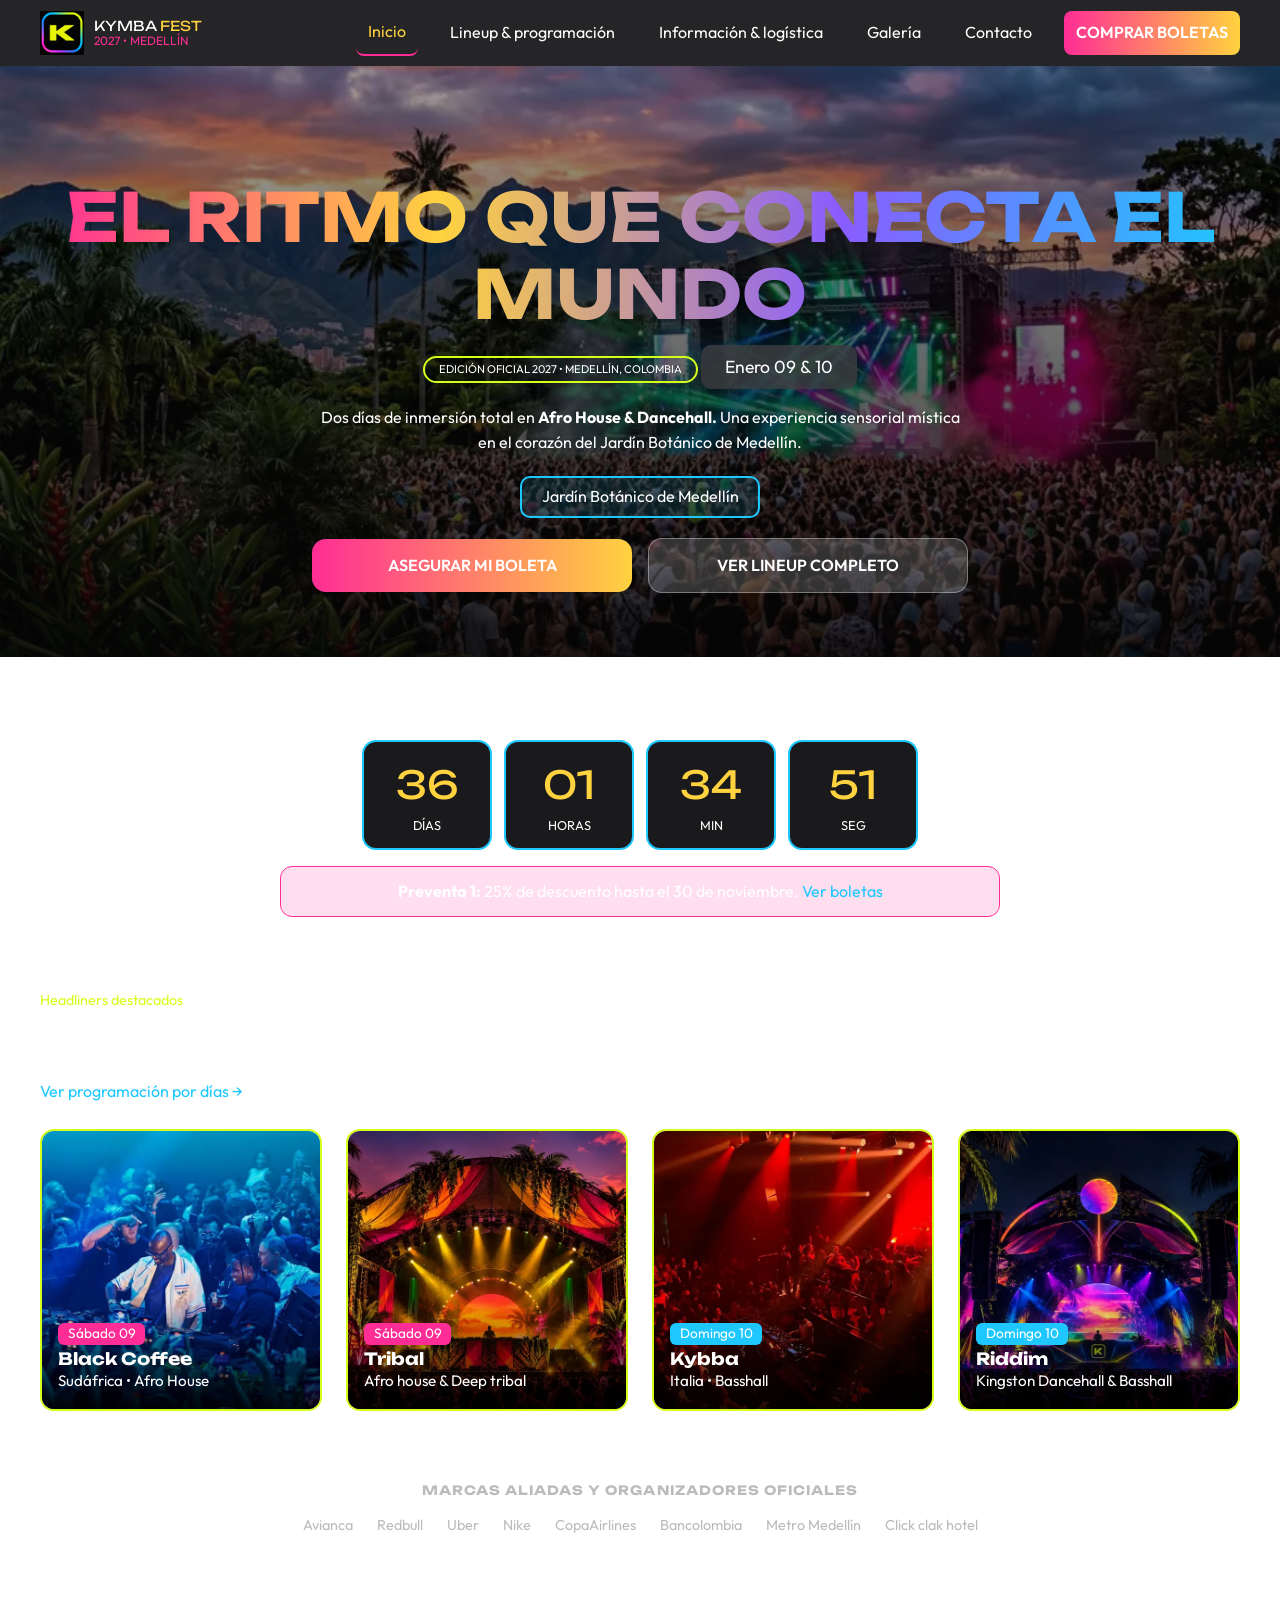
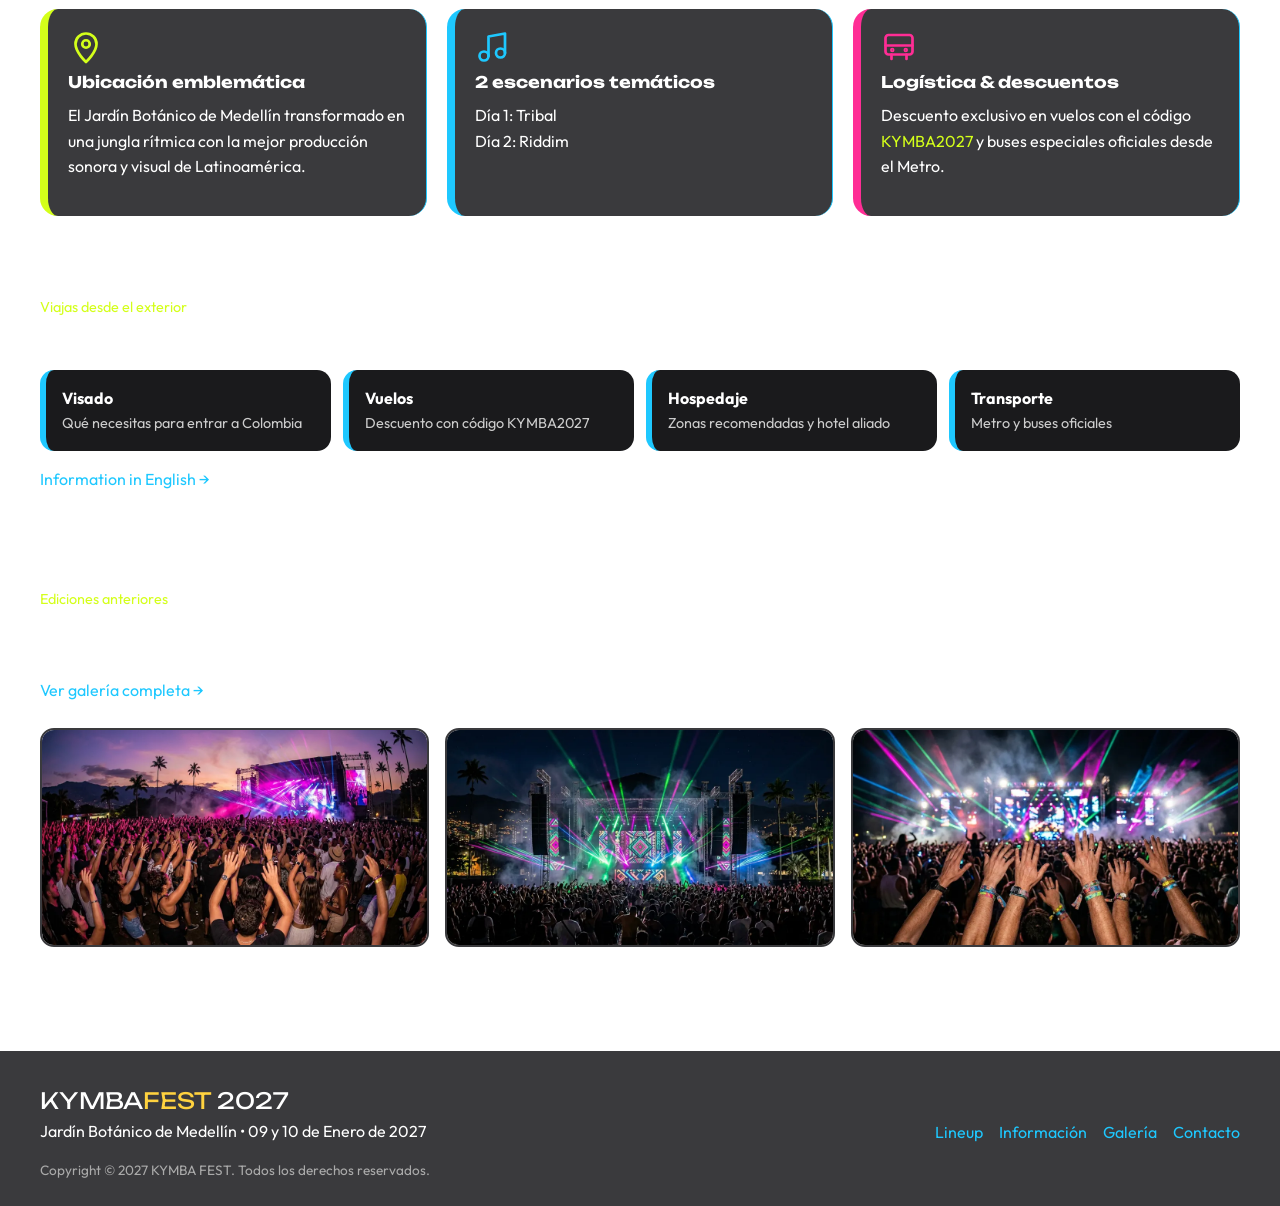
<file: index.html>
<!DOCTYPE html>
<html lang="es">
<head>
  <meta charset="UTF-8">
  <meta name="viewport" content="width=device-width, initial-scale=1">
  <title>KYMBA FEST 2027 | Afro House &amp; Dancehall en Medellín</title>
  <meta name="description" content="KYMBA FEST 2027: dos días de Afro House y Dancehall en el Jardín Botánico de Medellín, 9 y 10 de enero.">
  <link rel="icon" href="img/favicon.png" type="image/png">
  <link rel="stylesheet" href="css/estilos.css">
</head>
<body>
  <header class="encabezado">
    <div class="contenedor encabezado__barra">
      <a class="logo" href="index.html">
        <img src="img/logo-kymba.png" alt="Logo KYMBA FEST">
        <span class="logo__texto">KYMBA <span>FEST</span><small>2027 • MEDELLÍN</small></span>
      </a>
      <button class="menu-boton" aria-label="Abrir menú" aria-expanded="false" aria-controls="menu-principal">
        <span></span><span></span><span></span>
      </button>
      <nav class="menu" id="menu-principal" aria-label="Navegación principal">
        <ul class="menu__lista">
          <li><a href="index.html" aria-current="page">Inicio</a></li>
          <li><a href="lineup.html">Lineup &amp; programación</a></li>
          <li><a href="informacion.html">Información &amp; logística</a></li>
          <li><a href="galeria.html">Galería</a></li>
          <li><a href="informacion.html#contacto">Contacto</a></li>
          <li><a class="boton boton-principal" href="informacion.html#boletas">Comprar boletas</a></li>
        </ul>
      </nav>
    </div>
  </header>

  <main>
    <section class="hero" aria-labelledby="titulo-hero">
      <video class="hero__video" autoplay muted loop playsinline preload="metadata" poster="img/hero-medellin-movil.webp" aria-hidden="true">
        <source src="video/hero-kymba.mp4" type="video/mp4">
      </video>
      <div class="contenedor hero__contenido">
        <h1 id="titulo-hero" class="texto-degradado">El ritmo que conecta el mundo</h1>
        <p class="hero__sello">Edición oficial 2027 • Medellín, Colombia</p>
        <p class="hero__fecha"><time datetime="2027-01-09">Enero 09</time> &amp; <time datetime="2027-01-10">10</time></p>
        <p class="hero__descripcion">Dos días de inmersión total en <strong>Afro House &amp; Dancehall.</strong> Una experiencia sensorial mística en el corazón del Jardín Botánico de Medellín.</p>
        <p class="hero__lugar">Jardín Botánico de Medellín</p>
        <div class="hero__acciones">
          <a class="boton boton-principal" href="informacion.html#boletas">Asegurar mi boleta</a>
          <a class="boton boton-secundario" href="lineup.html">Ver lineup completo</a>
        </div>
      </div>
    </section>

    <section class="cuenta contenedor" aria-labelledby="titulo-cuenta">
      <h2 id="titulo-cuenta">Faltan para KYMBA FEST</h2>
      <div class="cuenta__reloj" role="timer" data-fecha="2027-01-09T15:00:00-05:00">
        <div class="cuenta__bloque"><span class="cuenta__numero" data-unidad="dias">00</span><span>días</span></div>
        <div class="cuenta__bloque"><span class="cuenta__numero" data-unidad="horas">00</span><span>horas</span></div>
        <div class="cuenta__bloque"><span class="cuenta__numero" data-unidad="minutos">00</span><span>min</span></div>
        <div class="cuenta__bloque"><span class="cuenta__numero" data-unidad="segundos">00</span><span>seg</span></div>
      </div>
      <p class="aviso-descuento"><strong>Preventa 1:</strong> 25% de descuento hasta el 30 de noviembre. <a href="informacion.html#boletas">Ver boletas</a></p>
    </section>

    <section class="seccion contenedor" aria-labelledby="titulo-headliners">
      <div class="seccion__cabecera">
        <p class="etiqueta-seccion">Headliners destacados</p>
        <h2 id="titulo-headliners">Dos mundos • Una misma energía</h2>
        <a href="lineup.html">Ver programación por días →</a>
      </div>
      <div class="tarjetas">
        <article class="tarjeta-artista">
          <img src="img/artista-black-coffee.webp" alt="Escenario de Afro House con público">
          <div class="tarjeta-artista__texto">
            <span class="tarjeta-artista__dia">Sábado 09</span>
            <h3>Black Coffee</h3>
            <p>Sudáfrica • Afro House</p>
          </div>
        </article>
        <article class="tarjeta-artista">
          <img src="img/artista-tribal.webp" alt="Escenario Tribal con luces doradas">
          <div class="tarjeta-artista__texto">
            <span class="tarjeta-artista__dia">Sábado 09</span>
            <h3>Tribal</h3>
            <p>Afro house &amp; Deep tribal</p>
          </div>
        </article>
        <article class="tarjeta-artista">
          <img src="img/artista-kybba.webp" alt="Escenario con luces rojas">
          <div class="tarjeta-artista__texto">
            <span class="tarjeta-artista__dia tarjeta-artista__dia--domingo">Domingo 10</span>
            <h3>Kybba</h3>
            <p>Italia • Basshall</p>
          </div>
        </article>
        <article class="tarjeta-artista">
          <img src="img/artista-riddim.webp" alt="Escenario Riddim con arco de luz">
          <div class="tarjeta-artista__texto">
            <span class="tarjeta-artista__dia tarjeta-artista__dia--domingo">Domingo 10</span>
            <h3>Riddim</h3>
            <p>Kingston Dancehall &amp; Basshall</p>
          </div>
        </article>
      </div>
    </section>

    <section class="aliados contenedor" aria-labelledby="titulo-aliados">
      <h2 id="titulo-aliados" class="aliados__titulo">Marcas aliadas y organizadores oficiales</h2>
      <ul class="aliados__lista">
        <li>Avianca</li><li>Redbull</li><li>Uber</li><li>Nike</li>
        <li>CopaAirlines</li><li>Bancolombia</li><li>Metro Medellín</li><li>Click clak hotel</li>
      </ul>
    </section>

    <section class="seccion contenedor" aria-label="Datos clave del festival">
      <div class="info-tarjetas">
        <article class="info-tarjeta">
          <img src="img/icono-ubicacion.svg" alt="icono Ubicación">
          <h3>Ubicación emblemática</h3>
          <p>El Jardín Botánico de Medellín transformado en una jungla rítmica con la mejor producción sonora y visual de Latinoamérica.</p>
        </article>
        <article class="info-tarjeta info-tarjeta--cian">
          <img src="img/icono-musica.svg" alt="icono musica">
          <h3>2 escenarios temáticos</h3>
          <p>Día 1: Tribal<br>Día 2: Riddim</p>
        </article>
        <article class="info-tarjeta info-tarjeta--rosa">
          <img src="img/icono-bus.svg" alt="icono bus">
          <h3>Logística &amp; descuentos</h3>
          <p>Descuento exclusivo en vuelos con el código <span class="resalte">KYMBA2027</span> y buses especiales oficiales desde el Metro.</p>
        </article>
      </div>
    </section>

    <section class="seccion contenedor" aria-labelledby="titulo-viaje">
      <p class="etiqueta-seccion">Viajas desde el exterior</p>
      <h2 id="titulo-viaje">Planea tu viaje a Medellín</h2>
      <ul class="viaje">
        <li><a href="informacion.html#visado"><strong>Visado</strong><span>Qué necesitas para entrar a Colombia</span></a></li>
        <li><a href="informacion.html#vuelos"><strong>Vuelos</strong><span>Descuento con código KYMBA2027</span></a></li>
        <li><a href="informacion.html#hospedaje"><strong>Hospedaje</strong><span>Zonas recomendadas y hotel aliado</span></a></li>
        <li><a href="informacion.html#transporte"><strong>Transporte</strong><span>Metro y buses oficiales</span></a></li>
      </ul>
      <p><a href="informacion.html#english">Information in English →</a></p>
    </section>

    <section class="seccion contenedor" aria-labelledby="titulo-ediciones">
      <div class="seccion__cabecera">
        <p class="etiqueta-seccion">Ediciones anteriores</p>
        <h2 id="titulo-ediciones">Así se vive KYMBA</h2>
        <a href="galeria.html">Ver galería completa →</a>
      </div>
      <div class="galeria">
        <figure class="galeria__item"><img src="img/galeria-05.webp" alt="Multitud con los brazos arriba al atardecer"></figure>
        <figure class="galeria__item"><img src="img/galeria-03.webp" alt="Láseres sobre el escenario"></figure>
        <figure class="galeria__item"><img src="img/galeria-06.webp" alt="Manos con manillas de colores"></figure>
      </div>
    </section>
  </main>

  <footer class="pie">
    <div class="contenedor pie__contenido">
      <div>
        <p class="pie__marca">KYMBA<span>FEST</span> 2027</p>
        <p>Jardín Botánico de Medellín • 09 y 10 de Enero de 2027</p>
        <p class="pie__copy">Copyright © 2027 KYMBA FEST. Todos los derechos reservados.</p>
      </div>
      <ul class="pie__enlaces">
        <li><a href="lineup.html">Lineup</a></li>
        <li><a href="informacion.html">Información</a></li>
        <li><a href="galeria.html">Galería</a></li>
        <li><a href="informacion.html#contacto">Contacto</a></li>
      </ul>
    </div>
  </footer>
  <script src="js/menu.js"></script>
  <script src="js/cuenta-regresiva.js"></script>
</body>
</html>
</file>
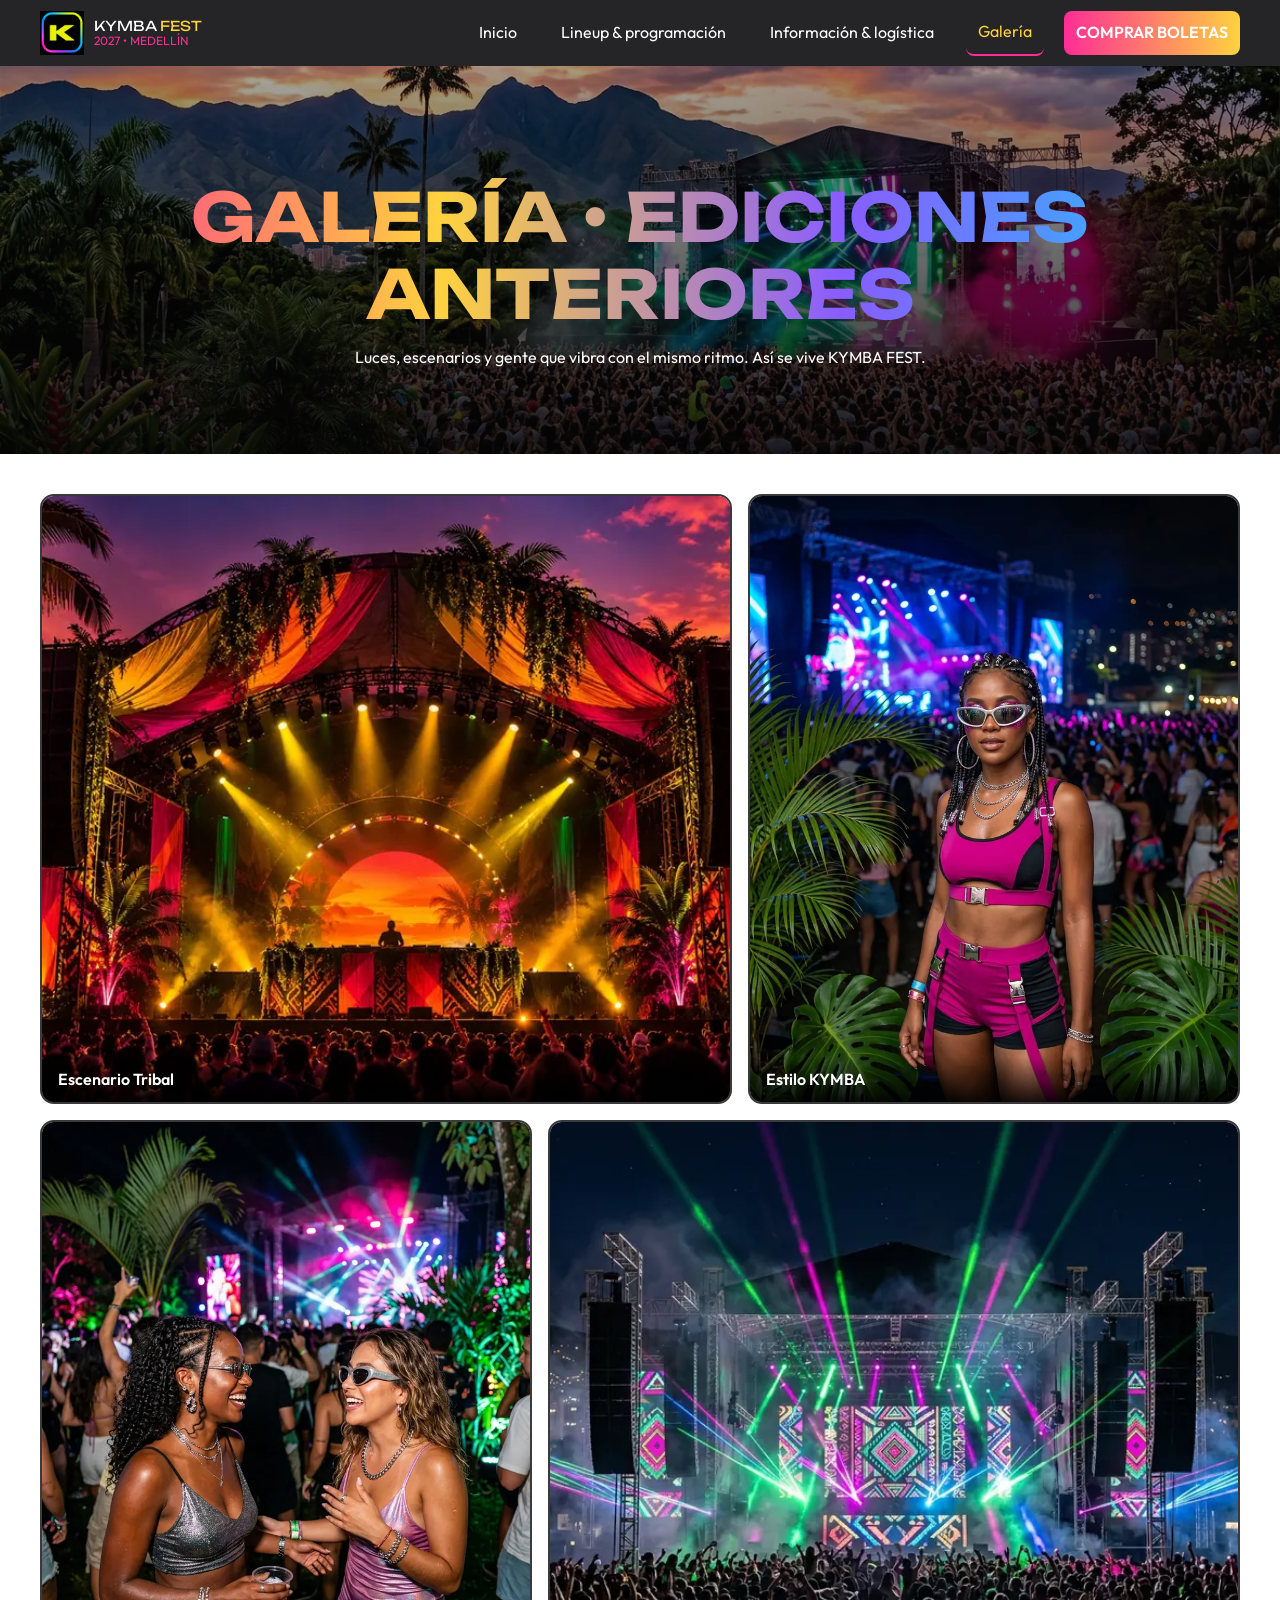
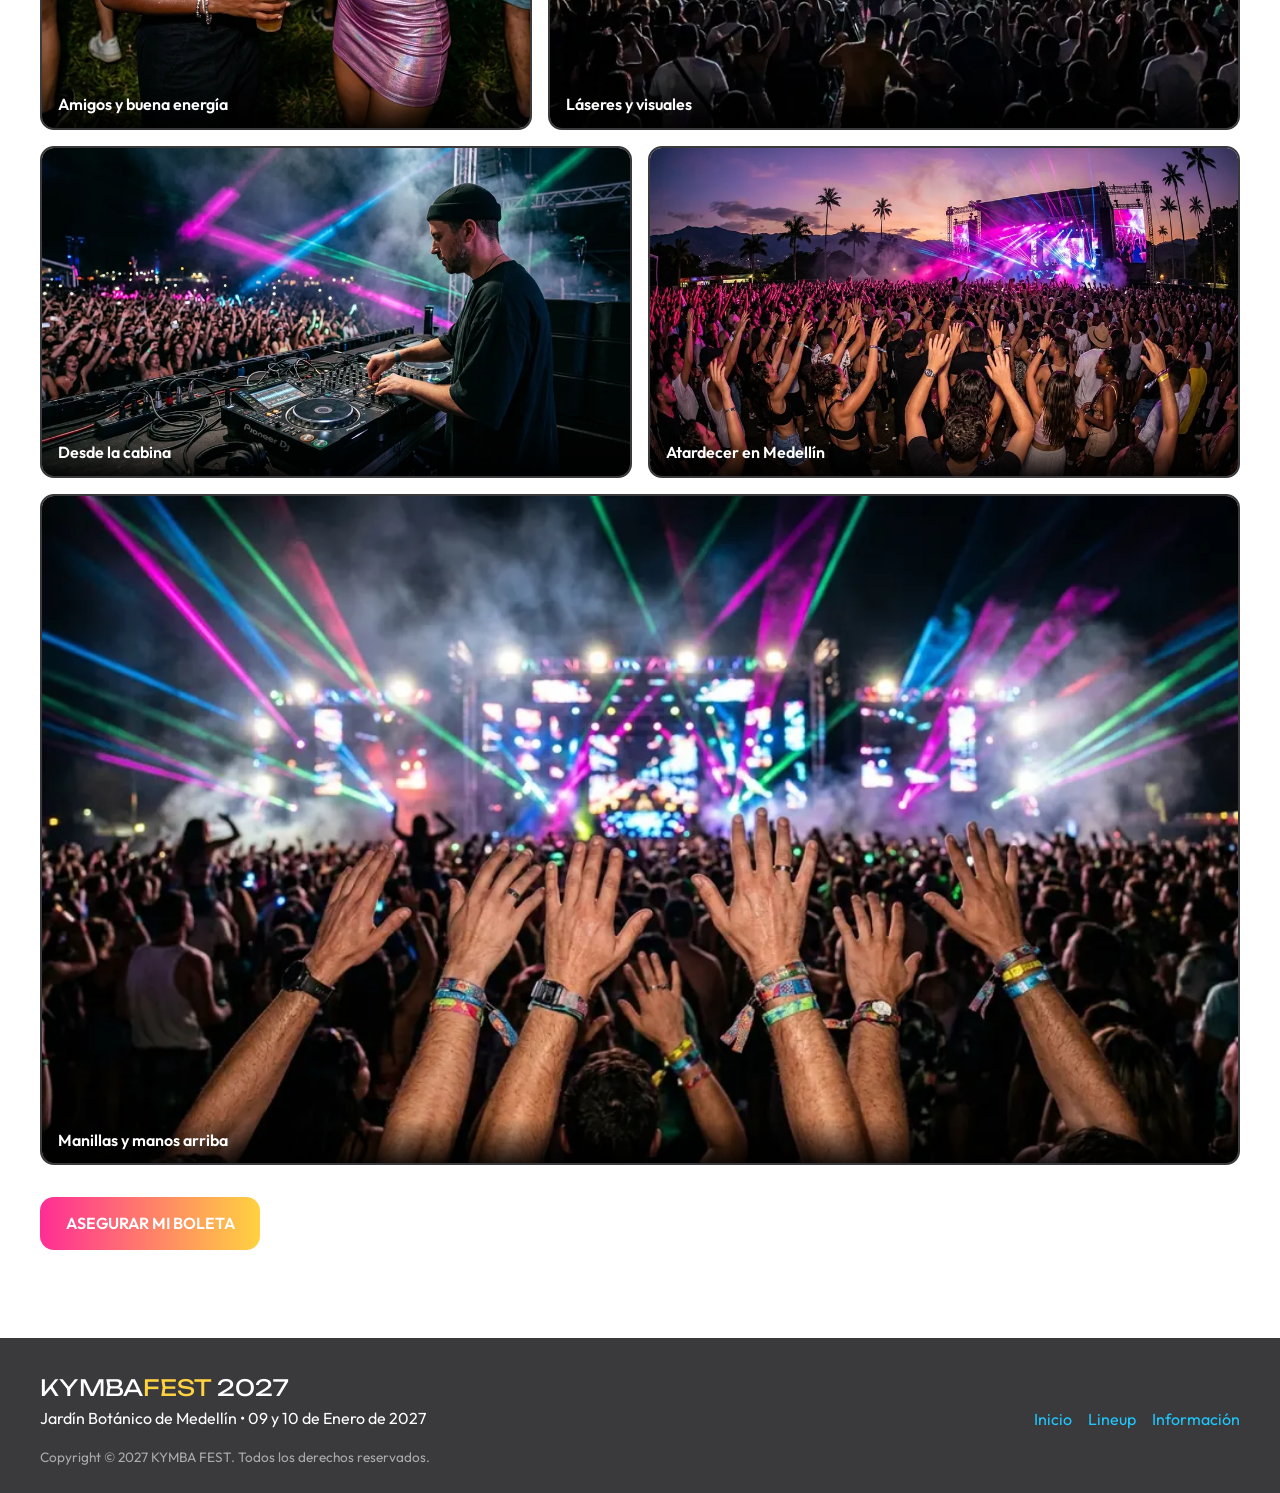
<file: galeria.html>
<!DOCTYPE html>
<html lang="es">
<head>
  <meta charset="UTF-8">
  <meta name="viewport" content="width=device-width, initial-scale=1">
  <title>Galería de ediciones anteriores | KYMBA FEST 2027</title>
  <meta name="description" content="Galería de KYMBA FEST: escenarios, público, luces y la energía del Afro House y Dancehall en Medellín.">
  <link rel="icon" href="img/favicon.png" type="image/png">
  <link rel="stylesheet" href="css/estilos.css">
</head>
<body>
  <header class="encabezado">
    <div class="contenedor encabezado__barra">
      <a class="logo" href="index.html">
        <img src="img/logo-kymba.png" alt="Logo KYMBA FEST">
        <span class="logo__texto">KYMBA <span>FEST</span><small>2027 • MEDELLÍN</small></span>
      </a>
      <button class="menu-boton" aria-label="Abrir menú" aria-expanded="false" aria-controls="menu-principal">
        <span></span><span></span><span></span>
      </button>
      <nav class="menu" id="menu-principal" aria-label="Navegación principal">
        <ul class="menu__lista">
          <li><a href="index.html">Inicio</a></li>
          <li><a href="lineup.html">Lineup &amp; programación</a></li>
          <li><a href="informacion.html">Información &amp; logística</a></li>
          <li><a href="galeria.html" aria-current="page">Galería</a></li>
          <li><a class="boton boton-principal" href="informacion.html#boletas">Comprar boletas</a></li>
        </ul>
      </nav>
    </div>
  </header>

  <main>
    <section class="hero hero--interna" aria-labelledby="titulo-galeria">
      <div class="contenedor">
        <h1 id="titulo-galeria" class="texto-degradado">Galería • Ediciones anteriores</h1>
        <p class="hero__descripcion">Luces, escenarios y gente que vibra con el mismo ritmo. Así se vive KYMBA FEST.</p>
      </div>
    </section>

    <section class="seccion contenedor" aria-label="Fotografías del festival">
      <div class="galeria">
        <figure class="galeria__item galeria__item--ancha"><img src="img/galeria-07.webp" alt="Escenario Tribal al atardecer con luces doradas y palmeras" width="1000" height="562" loading="lazy"><figcaption>Escenario Tribal</figcaption></figure>
        <figure class="galeria__item"><img src="img/galeria-01.webp" alt="Asistente al festival con atuendo rosa frente al escenario" width="800" height="993" loading="lazy"><figcaption>Estilo KYMBA</figcaption></figure>
        <figure class="galeria__item"><img src="img/galeria-02.webp" alt="Dos amigas riendo en medio de la pista" width="800" height="993" loading="lazy"><figcaption>Amigos y buena energía</figcaption></figure>
        <figure class="galeria__item galeria__item--ancha"><img src="img/galeria-03.webp" alt="Rayos láser verdes y rosados sobre el escenario" width="1000" height="558" loading="lazy"><figcaption>Láseres y visuales</figcaption></figure>
        <figure class="galeria__item galeria__item--ancha"><img src="img/galeria-04.webp" alt="DJ mezclando frente al público con luces de colores" width="1000" height="558" loading="lazy"><figcaption>Desde la cabina</figcaption></figure>
        <figure class="galeria__item galeria__item--ancha"><img src="img/galeria-05.webp" alt="Multitud con los brazos arriba al atardecer entre palmeras" width="1000" height="558" loading="lazy"><figcaption>Atardecer en Medellín</figcaption></figure>
        <figure class="galeria__item galeria__item--ancha"><img src="img/galeria-06.webp" alt="Manos con manillas de colores levantadas frente al escenario" width="1000" height="558" loading="lazy"><figcaption>Manillas y manos arriba</figcaption></figure>
      </div>
      <p><a class="boton boton-principal" href="informacion.html#boletas">Asegurar mi boleta</a></p>
    </section>
  </main>

  <footer class="pie">
    <div class="contenedor pie__contenido">
      <div>
        <p class="pie__marca">KYMBA<span>FEST</span> 2027</p>
        <p>Jardín Botánico de Medellín • 09 y 10 de Enero de 2027</p>
        <p class="pie__copy">Copyright © 2027 KYMBA FEST. Todos los derechos reservados.</p>
      </div>
      <ul class="pie__enlaces">
        <li><a href="index.html">Inicio</a></li>
        <li><a href="lineup.html">Lineup</a></li>
        <li><a href="informacion.html">Información</a></li>
      </ul>
    </div>
  </footer>
  <script src="js/menu.js"></script>
</body>
</html>
</file>
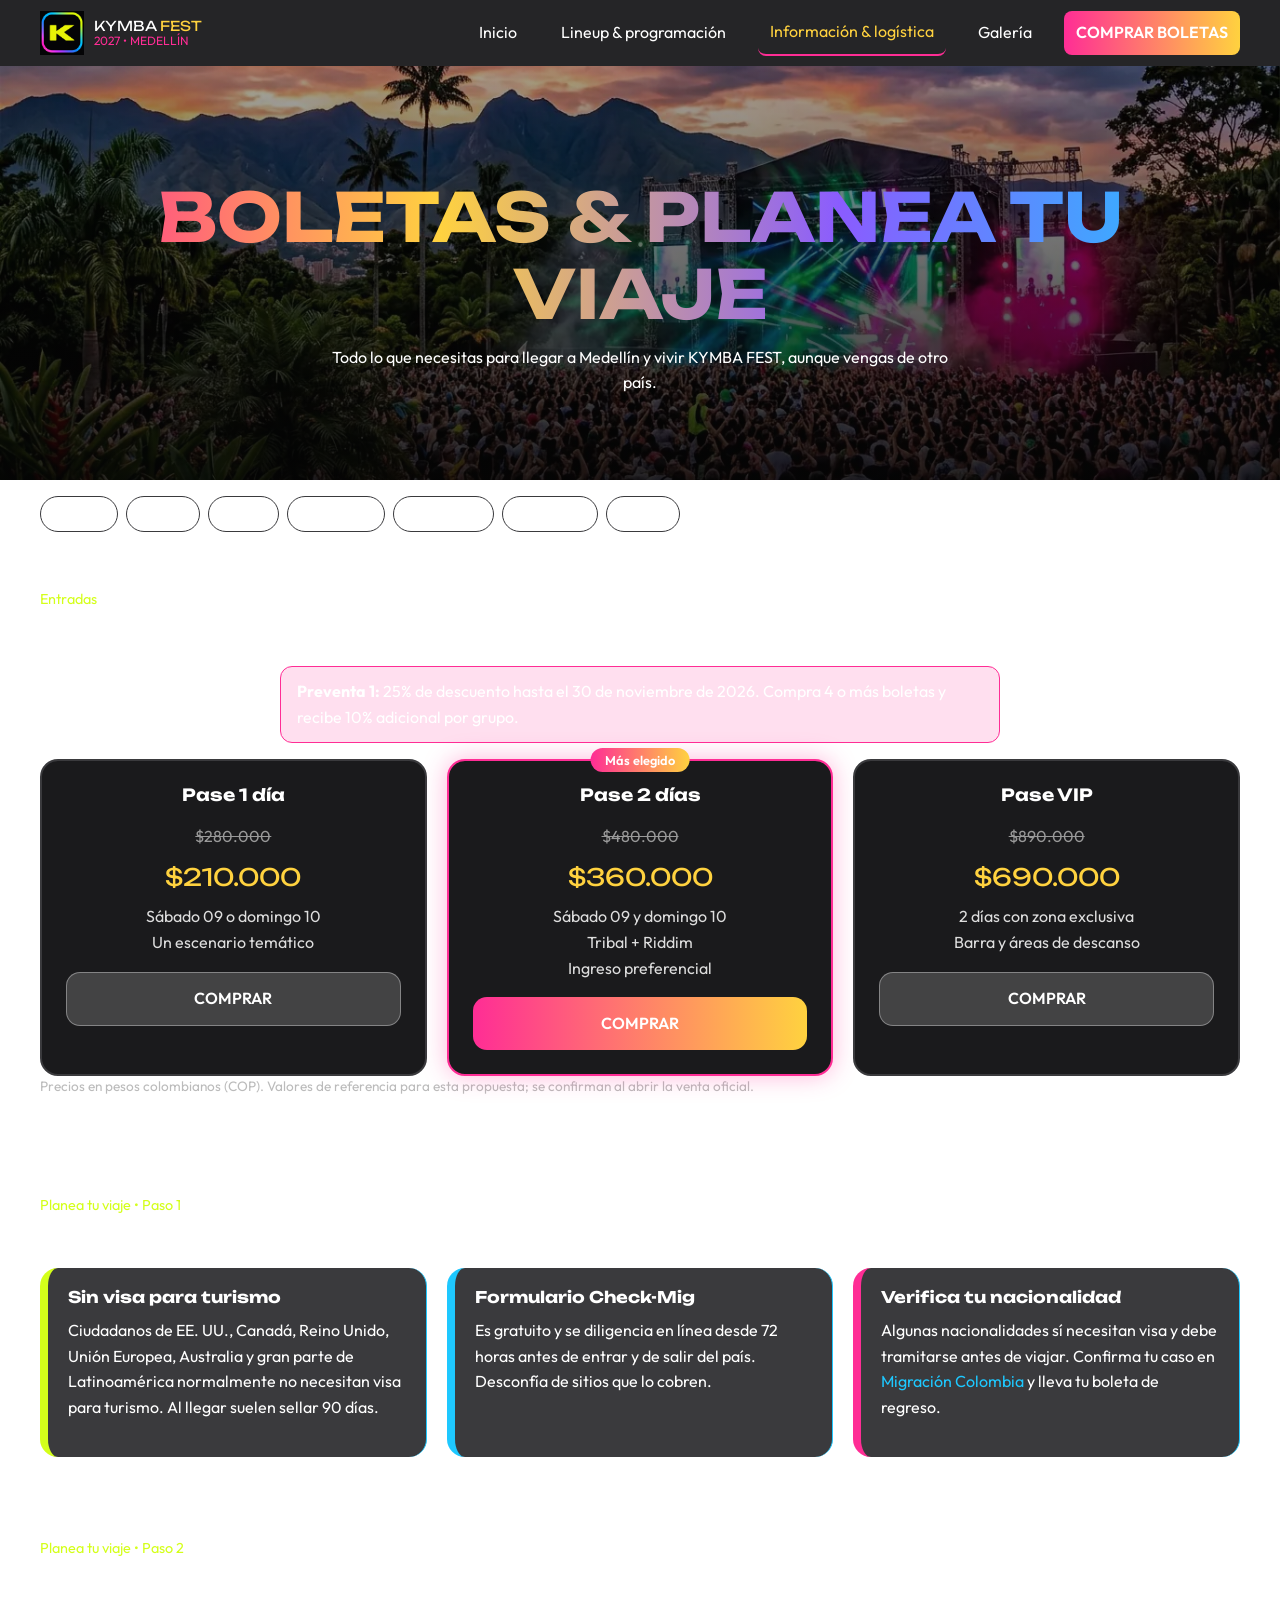
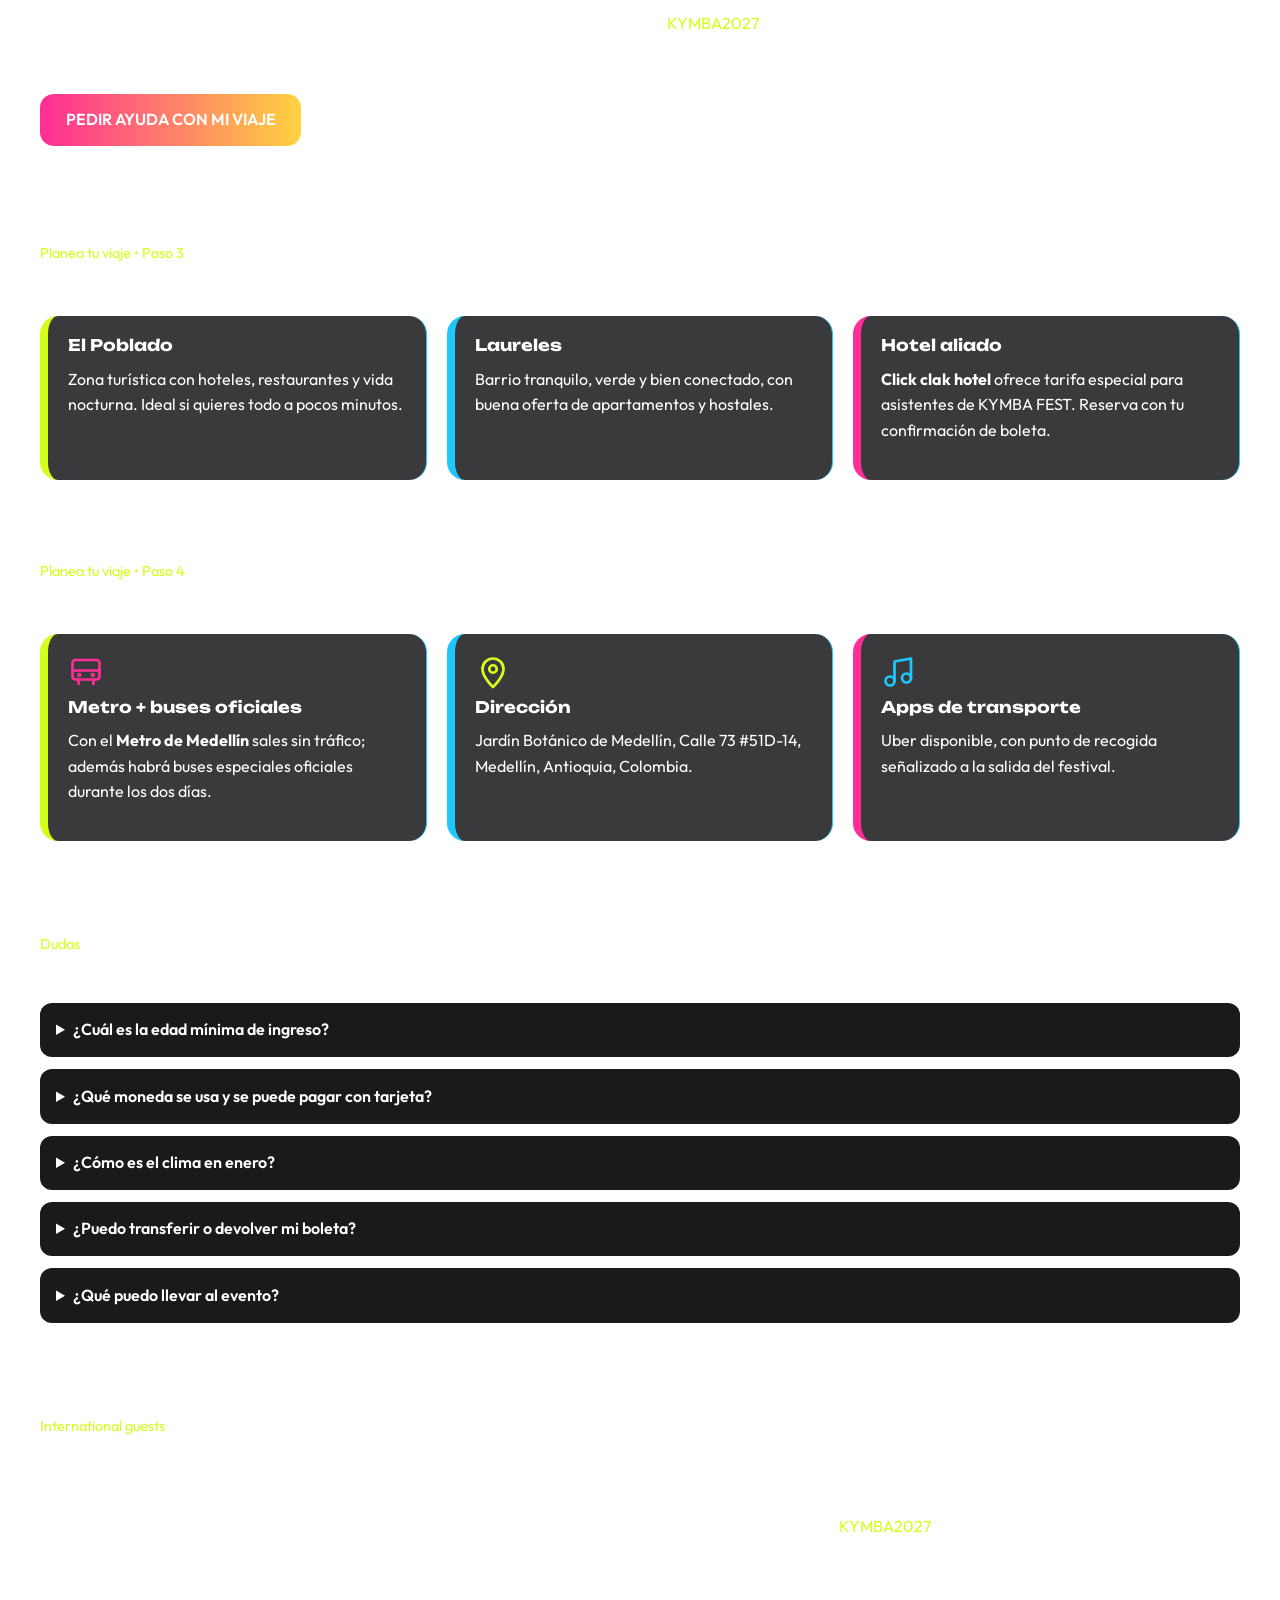
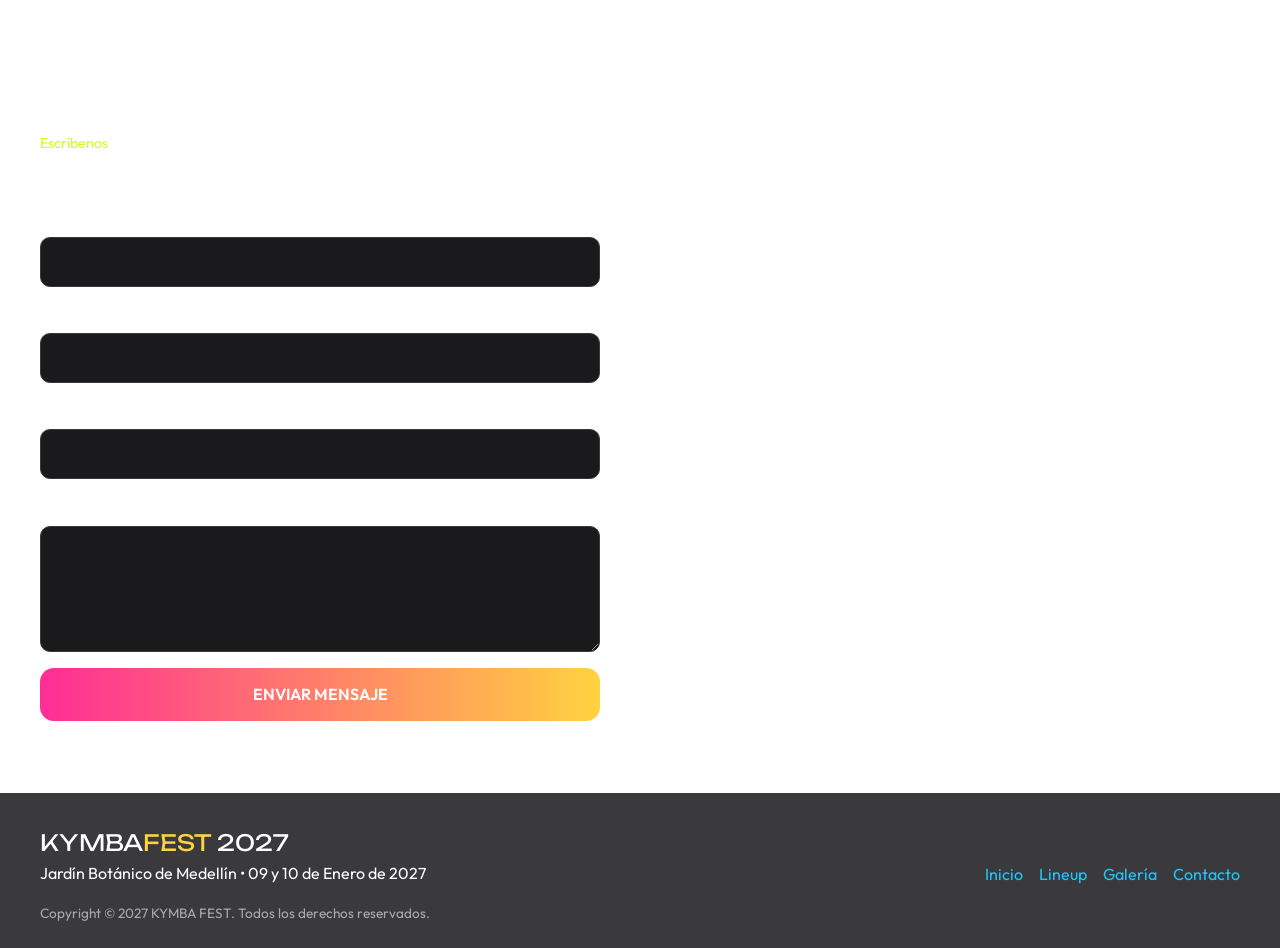
<file: informacion.html>
<!DOCTYPE html>
<html lang="es">
<head>
  <meta charset="UTF-8">
  <meta name="viewport" content="width=device-width, initial-scale=1">
  <title>Boletas, viaje y logística | KYMBA FEST 2027</title>
  <meta name="description" content="Boletas con descuento, visado, vuelos, hospedaje, transporte y preguntas frecuentes para viajar a KYMBA FEST 2027 en Medellín.">
  <link rel="icon" href="img/favicon.png" type="image/png">
  <link rel="stylesheet" href="css/estilos.css">
</head>
<body>
  <header class="encabezado">
    <div class="contenedor encabezado__barra">
      <a class="logo" href="index.html">
        <img src="img/logo-kymba.png" alt="Logo KYMBA FEST">
        <span class="logo__texto">KYMBA <span>FEST</span><small>2027 • MEDELLÍN</small></span>
      </a>
      <button class="menu-boton" aria-label="Abrir menú" aria-expanded="false" aria-controls="menu-principal">
        <span></span><span></span><span></span>
      </button>
      <nav class="menu" id="menu-principal" aria-label="Navegación principal">
        <ul class="menu__lista">
          <li><a href="index.html">Inicio</a></li>
          <li><a href="lineup.html">Lineup &amp; programación</a></li>
          <li><a href="informacion.html" aria-current="page">Información &amp; logística</a></li>
          <li><a href="galeria.html">Galería</a></li>
          <li><a class="boton boton-principal" href="#boletas">Comprar boletas</a></li>
        </ul>
      </nav>
    </div>
  </header>

  <main>
    <section class="hero hero--interna" aria-labelledby="titulo-info">
      <div class="contenedor">
        <h1 id="titulo-info" class="texto-degradado">Boletas &amp; planea tu viaje</h1>
        <p class="hero__descripcion">Todo lo que necesitas para llegar a Medellín y vivir KYMBA FEST, aunque vengas de otro país.</p>
      </div>
    </section>

    <nav class="atajos contenedor" aria-label="Secciones de esta página">
      <ul>
        <li><a href="#boletas">Boletas</a></li>
        <li><a href="#visado">Visado</a></li>
        <li><a href="#vuelos">Vuelos</a></li>
        <li><a href="#hospedaje">Hospedaje</a></li>
        <li><a href="#transporte">Transporte</a></li>
        <li><a href="#preguntas">Preguntas</a></li>
        <li><a href="#english">English</a></li>
      </ul>
    </nav>

    <section class="seccion contenedor" id="boletas" aria-labelledby="titulo-boletas">
      <p class="etiqueta-seccion">Entradas</p>
      <h2 id="titulo-boletas">Boletas con descuento</h2>
      <p class="aviso-descuento"><strong>Preventa 1:</strong> 25% de descuento hasta el <time datetime="2026-11-30">30 de noviembre de 2026</time>. Compra 4 o más boletas y recibe 10% adicional por grupo.</p>
      <div class="boletas">
        <article class="boleta">
          <h3>Pase 1 día</h3>
          <p class="boleta__antes">$280.000</p>
          <p class="boleta__precio">$210.000</p>
          <ul><li>Sábado 09 o domingo 10</li><li>Un escenario temático</li></ul>
          <button class="boton boton-secundario" type="button" data-comprar="dia">Comprar</button>
        </article>
        <article class="boleta boleta--destacada">
          <p class="boleta__sello">Más elegido</p>
          <h3>Pase 2 días</h3>
          <p class="boleta__antes">$480.000</p>
          <p class="boleta__precio">$360.000</p>
          <ul><li>Sábado 09 y domingo 10</li><li>Tribal + Riddim</li><li>Ingreso preferencial</li></ul>
          <button class="boton boton-principal" type="button" data-comprar="dos-dias">Comprar</button>
        </article>
        <article class="boleta">
          <h3>Pase VIP</h3>
          <p class="boleta__antes">$890.000</p>
          <p class="boleta__precio">$690.000</p>
          <ul><li>2 días con zona exclusiva</li><li>Barra y áreas de descanso</li></ul>
          <button class="boton boton-secundario" type="button" data-comprar="vip">Comprar</button>
        </article>
      </div>
      <p class="nota">Precios en pesos colombianos (COP). Valores de referencia para esta propuesta; se confirman al abrir la venta oficial.</p>
    </section>

    <section class="seccion contenedor" id="visado" aria-labelledby="titulo-visado">
      <p class="etiqueta-seccion">Planea tu viaje • Paso 1</p>
      <h2 id="titulo-visado">Visado y entrada a Colombia</h2>
      <div class="info-tarjetas">
        <article class="info-tarjeta">
          <h3>Sin visa para turismo</h3>
          <p>Ciudadanos de EE. UU., Canadá, Reino Unido, Unión Europea, Australia y gran parte de Latinoamérica normalmente no necesitan visa para turismo. Al llegar suelen sellar 90 días.</p>
        </article>
        <article class="info-tarjeta info-tarjeta--cian">
          <h3>Formulario Check-Mig</h3>
          <p>Es gratuito y se diligencia en línea desde 72 horas antes de entrar y de salir del país. Desconfía de sitios que lo cobren.</p>
        </article>
        <article class="info-tarjeta info-tarjeta--rosa">
          <h3>Verifica tu nacionalidad</h3>
          <p>Algunas nacionalidades sí necesitan visa y debe tramitarse antes de viajar. Confirma tu caso en <a href="https://www.migracioncolombia.gov.co" target="_blank" rel="noopener">Migración Colombia</a> y lleva tu boleta de regreso.</p>
        </article>
      </div>
    </section>

    <section class="seccion contenedor" id="vuelos" aria-labelledby="titulo-vuelos">
      <p class="etiqueta-seccion">Planea tu viaje • Paso 2</p>
      <h2 id="titulo-vuelos">Vuelos con descuento</h2>
      <p>Vuela a Medellín con nuestras aerolíneas aliadas: <strong>Avianca</strong> y <strong>Copa Airlines</strong>. Usa el código <span class="resalte">KYMBA2027</span> en el momento de reservar para obtener tu descuento exclusivo.</p>
      <p>El aeropuerto internacional José María Córdova (Rionegro) queda fuera de la ciudad; calcula cerca de una hora hasta el centro de Medellín.</p>
      <p><a class="boton boton-principal" href="#contacto">Pedir ayuda con mi viaje</a></p>
    </section>

    <section class="seccion contenedor" id="hospedaje" aria-labelledby="titulo-hospedaje">
      <p class="etiqueta-seccion">Planea tu viaje • Paso 3</p>
      <h2 id="titulo-hospedaje">Dónde quedarte</h2>
      <div class="info-tarjetas">
        <article class="info-tarjeta">
          <h3>El Poblado</h3>
          <p>Zona turística con hoteles, restaurantes y vida nocturna. Ideal si quieres todo a pocos minutos.</p>
        </article>
        <article class="info-tarjeta info-tarjeta--cian">
          <h3>Laureles</h3>
          <p>Barrio tranquilo, verde y bien conectado, con buena oferta de apartamentos y hostales.</p>
        </article>
        <article class="info-tarjeta info-tarjeta--rosa">
          <h3>Hotel aliado</h3>
          <p><strong>Click clak hotel</strong> ofrece tarifa especial para asistentes de KYMBA FEST. Reserva con tu confirmación de boleta.</p>
        </article>
      </div>
    </section>

    <section class="seccion contenedor" id="transporte" aria-labelledby="titulo-transporte">
      <p class="etiqueta-seccion">Planea tu viaje • Paso 4</p>
      <h2 id="titulo-transporte">Cómo llegar al Jardín Botánico</h2>
      <div class="info-tarjetas">
        <article class="info-tarjeta">
          <img src="img/icono-bus.svg" alt="icono bus">
          <h3>Metro + buses oficiales</h3>
          <p>Con el <strong>Metro de Medellín</strong> sales sin tráfico; además habrá buses especiales oficiales durante los dos días.</p>
        </article>
        <article class="info-tarjeta info-tarjeta--cian">
          <img src="img/icono-ubicacion.svg" alt="icono Ubicación">
          <h3>Dirección</h3>
          <p>Jardín Botánico de Medellín, Calle 73 #51D-14, Medellín, Antioquia, Colombia.</p>
        </article>
        <article class="info-tarjeta info-tarjeta--rosa">
          <img src="img/icono-musica.svg" alt="icono musica">
          <h3>Apps de transporte</h3>
          <p>Uber disponible, con punto de recogida señalizado a la salida del festival.</p>
        </article>
      </div>
    </section>

    <section class="seccion contenedor faq" id="preguntas" aria-labelledby="titulo-faq">
      <p class="etiqueta-seccion">Dudas</p>
      <h2 id="titulo-faq">Preguntas frecuentes</h2>
      <details><summary>¿Cuál es la edad mínima de ingreso?</summary><p>El festival es para mayores de 18 años. Presenta tu documento o pasaporte.</p></details>
      <details><summary>¿Qué moneda se usa y se puede pagar con tarjeta?</summary><p>La moneda es el peso colombiano (COP). En el festival habrá pago con tarjeta y efectivo; lleva algo de efectivo para transporte.</p></details>
      <details><summary>¿Cómo es el clima en enero?</summary><p>Medellín tiene clima templado todo el año. Lleva ropa ligera, protector solar y una capa para la lluvia.</p></details>
      <details><summary>¿Puedo transferir o devolver mi boleta?</summary><p>Las boletas no son reembolsables, pero podrás transferirlas a otra persona antes del evento.</p></details>
      <details><summary>¿Qué puedo llevar al evento?</summary><p>Boleta, documento, protector solar y ropa cómoda. No se permiten objetos de vidrio ni armas.</p></details>
    </section>

    <section class="seccion contenedor" id="english" aria-labelledby="titulo-english" lang="en">
      <p class="etiqueta-seccion">International guests</p>
      <h2 id="titulo-english">Visiting from abroad?</h2>
      <p>KYMBA FEST takes place on <strong>January 9 &amp; 10, 2027</strong> at the Medellín Botanical Garden, Colombia. Most visitors from the US, Canada, the UK, the EU and Australia can enter without a visa for tourism, but you must fill out the free Check-Mig form online and carry a return ticket. Use code <span class="resalte">KYMBA2027</span> for discounted flights with our airline partners, and take the Metro or the official festival buses to reach the venue. Early-bird tickets are 25% off until November 30, 2026.</p>
      <p><a class="boton boton-secundario" href="#contacto">Contact us</a></p>
    </section>

    <section class="seccion contenedor" id="contacto" aria-labelledby="titulo-contacto">
      <p class="etiqueta-seccion">Escríbenos</p>
      <h2 id="titulo-contacto">Contacto</h2>
      <form class="formulario" action="#" method="post">
        <label for="nombre">Nombre
          <input type="text" id="nombre" name="nombre" required>
        </label>
        <label for="correo">Correo electrónico
          <input type="email" id="correo" name="correo" required>
        </label>
        <label for="pais">País desde el que viajas
          <input type="text" id="pais" name="pais">
        </label>
        <label for="mensaje">Mensaje
          <textarea id="mensaje" name="mensaje" rows="4" required></textarea>
        </label>
        <button class="boton boton-principal" type="submit">Enviar mensaje</button>
      </form>
    </section>
  </main>

  <dialog id="ventana-compra" class="ventana" aria-labelledby="titulo-compra">
    <h2 id="titulo-compra">Compra tu boleta</h2>
    <form id="form-compra" class="formulario" method="dialog">
      <label for="pase">Tipo de pase
        <select id="pase" name="pase">
          <option value="dia" data-precio="210000">Pase 1 día — $210.000</option>
          <option value="dos-dias" data-precio="360000">Pase 2 días — $360.000</option>
          <option value="vip" data-precio="690000">Pase VIP — $690.000</option>
        </select>
      </label>
      <label for="cantidad">Cantidad (máx. 10)
        <input type="number" id="cantidad" name="cantidad" min="1" max="10" value="1">
      </label>
      <label for="correo-compra">Correo para enviar tus boletas
        <input type="email" id="correo-compra" name="correo-compra" required>
      </label>
      <p class="compra__total">Total: <strong id="total-compra">$0</strong></p>
      <p class="nota" id="detalle-compra"></p>
      <div class="ventana__acciones">
        <button class="boton boton-principal" type="submit">Confirmar compra</button>
        <button class="boton boton-secundario" type="button" data-cerrar>Cerrar</button>
      </div>
    </form>
    <div id="confirmacion-compra" hidden>
      <p><strong>¡Gracias!</strong> Recibimos tu solicitud. Este es un prototipo: la pasarela de pago real se conectaría aquí.</p>
      <button class="boton boton-secundario" type="button" data-cerrar>Cerrar</button>
    </div>
  </dialog>

  <footer class="pie">
    <div class="contenedor pie__contenido">
      <div>
        <p class="pie__marca">KYMBA<span>FEST</span> 2027</p>
        <p>Jardín Botánico de Medellín • 09 y 10 de Enero de 2027</p>
        <p class="pie__copy">Copyright © 2027 KYMBA FEST. Todos los derechos reservados.</p>
      </div>
      <ul class="pie__enlaces">
        <li><a href="index.html">Inicio</a></li>
        <li><a href="lineup.html">Lineup</a></li>
        <li><a href="galeria.html">Galería</a></li>
        <li><a href="#contacto">Contacto</a></li>
      </ul>
    </div>
  </footer>
  <script src="js/menu.js"></script>
  <script src="js/boletas.js"></script>
</body>
</html>
</file>
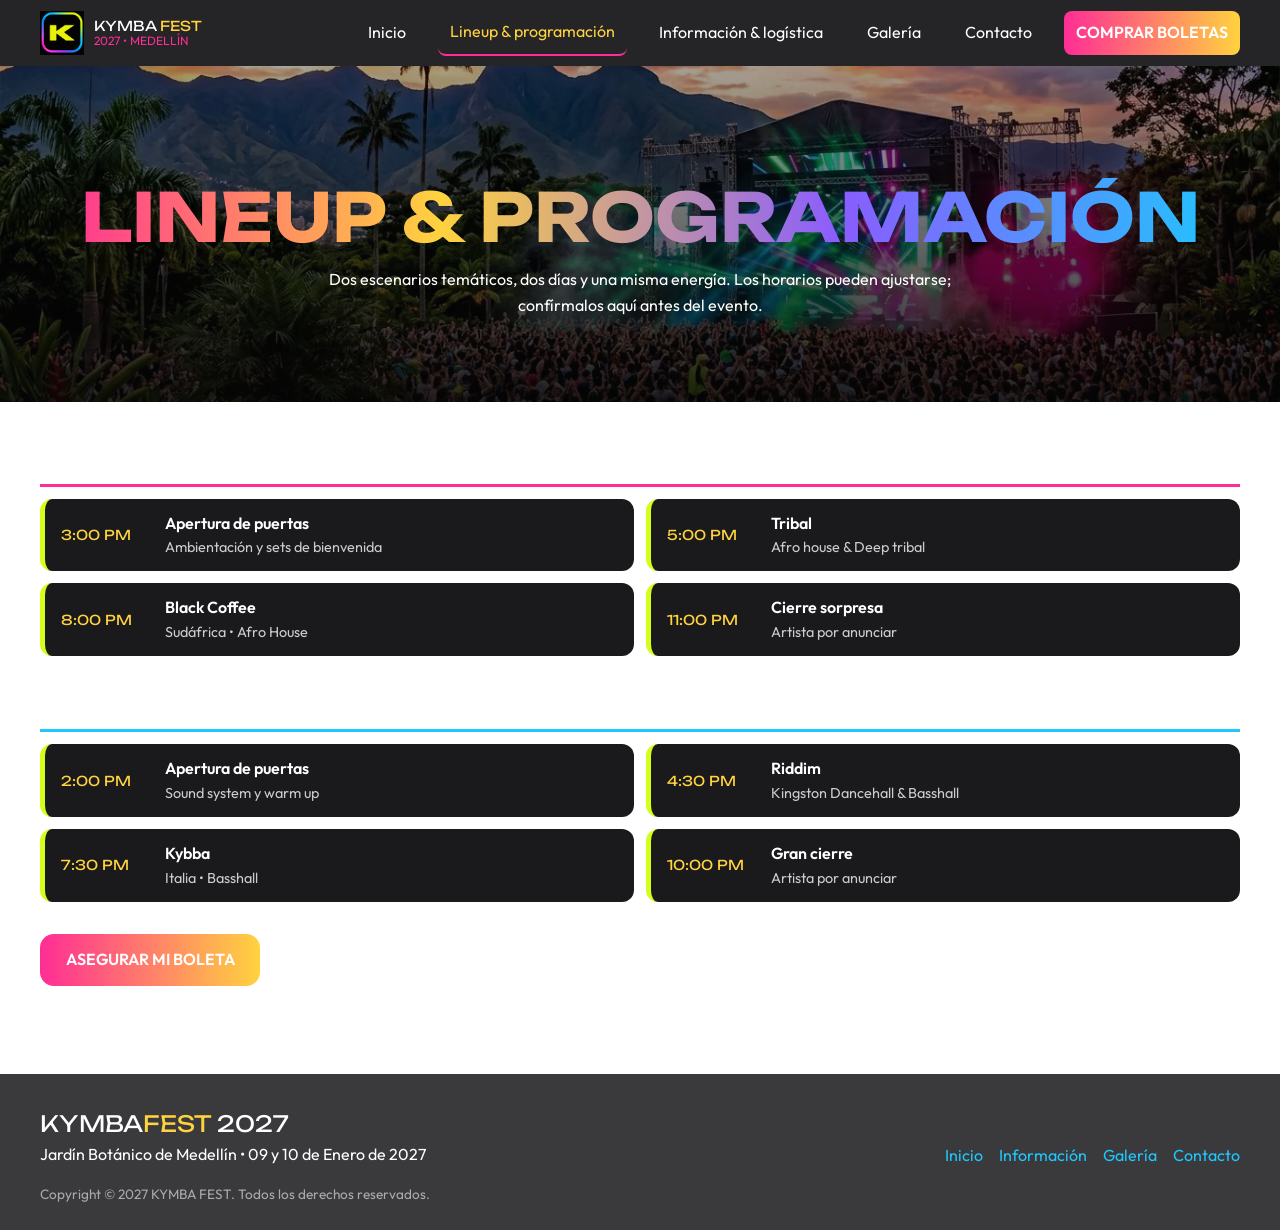
<file: lineup.html>
<!DOCTYPE html>
<html lang="es">
<head>
  <meta charset="UTF-8">
  <meta name="viewport" content="width=device-width, initial-scale=1">
  <title>Lineup y programación | KYMBA FEST 2027</title>
  <meta name="description" content="Programación por días de KYMBA FEST 2027: Tribal el sábado 9 y Riddim el domingo 10 de enero en Medellín.">
  <link rel="icon" href="img/favicon.png" type="image/png">
  <link rel="stylesheet" href="css/estilos.css">
</head>
<body>
  <header class="encabezado">
    <div class="contenedor encabezado__barra">
      <a class="logo" href="index.html">
        <img src="img/logo-kymba.png" alt="Logo KYMBA FEST">
        <span class="logo__texto">KYMBA <span>FEST</span><small>2027 • MEDELLÍN</small></span>
      </a>
      <button class="menu-boton" aria-label="Abrir menú" aria-expanded="false" aria-controls="menu-principal">
        <span></span><span></span><span></span>
      </button>
      <nav class="menu" id="menu-principal" aria-label="Navegación principal">
        <ul class="menu__lista">
          <li><a href="index.html">Inicio</a></li>
          <li><a href="lineup.html" aria-current="page">Lineup &amp; programación</a></li>
          <li><a href="informacion.html">Información &amp; logística</a></li>
          <li><a href="galeria.html">Galería</a></li>
          <li><a href="informacion.html#contacto">Contacto</a></li>
          <li><a class="boton boton-principal" href="informacion.html#boletas">Comprar boletas</a></li>
        </ul>
      </nav>
    </div>
  </header>

  <main>
    <section class="hero hero--interna" aria-labelledby="titulo-lineup">
      <div class="contenedor">
        <h1 id="titulo-lineup" class="texto-degradado">Lineup &amp; programación</h1>
        <p class="hero__descripcion">Dos escenarios temáticos, dos días y una misma energía. Los horarios pueden ajustarse; confírmalos aquí antes del evento.</p>
      </div>
    </section>

    <section class="seccion contenedor" aria-labelledby="dia-1">
      <article class="dia">
        <h2 id="dia-1" class="dia__titulo"><time datetime="2027-01-09">Sábado 09</time> • Escenario Tribal</h2>
        <ul class="programa">
          <li class="programa__item"><span class="programa__hora">3:00 PM</span><div><p class="programa__artista">Apertura de puertas</p><p class="programa__estilo">Ambientación y sets de bienvenida</p></div></li>
          <li class="programa__item"><span class="programa__hora">5:00 PM</span><div><p class="programa__artista">Tribal</p><p class="programa__estilo">Afro house &amp; Deep tribal</p></div></li>
          <li class="programa__item"><span class="programa__hora">8:00 PM</span><div><p class="programa__artista">Black Coffee</p><p class="programa__estilo">Sudáfrica • Afro House</p></div></li>
          <li class="programa__item"><span class="programa__hora">11:00 PM</span><div><p class="programa__artista">Cierre sorpresa</p><p class="programa__estilo">Artista por anunciar</p></div></li>
        </ul>
      </article>

      <article class="dia dia--domingo">
        <h2 id="dia-2" class="dia__titulo"><time datetime="2027-01-10">Domingo 10</time> • Escenario Riddim</h2>
        <ul class="programa">
          <li class="programa__item"><span class="programa__hora">2:00 PM</span><div><p class="programa__artista">Apertura de puertas</p><p class="programa__estilo">Sound system y warm up</p></div></li>
          <li class="programa__item"><span class="programa__hora">4:30 PM</span><div><p class="programa__artista">Riddim</p><p class="programa__estilo">Kingston Dancehall &amp; Basshall</p></div></li>
          <li class="programa__item"><span class="programa__hora">7:30 PM</span><div><p class="programa__artista">Kybba</p><p class="programa__estilo">Italia • Basshall</p></div></li>
          <li class="programa__item"><span class="programa__hora">10:00 PM</span><div><p class="programa__artista">Gran cierre</p><p class="programa__estilo">Artista por anunciar</p></div></li>
        </ul>
      </article>

      <p><a class="boton boton-principal" href="informacion.html#boletas">Asegurar mi boleta</a></p>
    </section>
  </main>

  <footer class="pie">
    <div class="contenedor pie__contenido">
      <div>
        <p class="pie__marca">KYMBA<span>FEST</span> 2027</p>
        <p>Jardín Botánico de Medellín • 09 y 10 de Enero de 2027</p>
        <p class="pie__copy">Copyright © 2027 KYMBA FEST. Todos los derechos reservados.</p>
      </div>
      <ul class="pie__enlaces">
        <li><a href="index.html">Inicio</a></li>
        <li><a href="informacion.html">Información</a></li>
        <li><a href="galeria.html">Galería</a></li>
        <li><a href="informacion.html#contacto">Contacto</a></li>
      </ul>
    </div>
  </footer>
  <script src="js/menu.js"></script>
</body>
</html>
</file>
<file: css/estilos.css>
@import url("https://fonts.googleapis.com/css2?family=Outfit:wght@300;400;600&family=Unbounded:wght@600;800&display=swap");

:root { negro: #050505;
  --gris-oscuro: #1a1a1c;
  --gris-medio: #3a3a3d;
  --blanco: #ffffff;
  --rosa: #ff2d95;
  --amarillo: #ffd23f;
  --cian: #1ec8ff;
  --lima: #d4ff1a;
  --violeta: #8a5cff;
  --degradado: linear-gradient(90deg, var(--rosa), var(--amarillo));
  --degradado-titulo: linear-gradient(90deg, var(--rosa), var(--amarillo), var(--violeta), var(--cian));
  --fuente-titulo: "Unbounded", "Arial Black", sans-serif;
  --fuente-texto: "Outfit", Arial, sans-serif;
}

*,
*::before,
*::after { box-sizing: border-box; }

body {
  margin: 0;
  background: var(--negro);
  color: var(--blanco);
  font-family: var(--fuente-texto);
  font-size: 1rem;
  line-height: 1.6;
}

img { max-width: 100%; height: auto; display: block; }

h1, h2, h3 { font-family: var(--fuente-titulo); line-height: 1.15; margin: 0 0 .75rem; }
h1 { font-size: 2rem; text-transform: uppercase; }
h2 { font-size: 1.4rem; text-transform: uppercase; }
h3 { font-size: 1.05rem; }
p { margin: 0 0 1rem; }

a:link { color: var(--cian); text-decoration: none; }
a:visited { color: var(--violeta); }
a:hover, a:focus-visible { color: var(--lima); text-decoration: underline; }
a:active { color: var(--rosa); }

.contenedor { width: min(100% - 2rem, 1200px); margin-inline: auto; }
.etiqueta-seccion { color: var(--lima); font-size: .9rem; margin-bottom: .25rem; }
.texto-degradado {
  background: var(--degradado-titulo);
  -webkit-background-clip: text;
  background-clip: text;
  color: transparent;
}

.boton, .boton:link, .boton:visited {
  display: inline-block;
  padding: .85rem 1.6rem;
  border-radius: 14px;
  font-weight: 600;
  text-transform: uppercase;
  text-align: center;
  text-decoration: none;
  transition: transform .2s, box-shadow .2s;
}
.boton-principal, .boton-principal:link, .boton-principal:visited {
  background: var(--degradado);
  color: var(--negro);
}
.boton-secundario, .boton-secundario:link, .boton-secundario:visited {
  background: rgba(255,255,255,.18);
  color: var(--blanco);
  border: 1px solid rgba(255,255,255,.35);
}
.boton:hover, .boton:focus-visible {
  transform: translateY(-3px);
  box-shadow: 0 8px 24px rgba(255,45,149,.45);
  text-decoration: none;
}
.boton-principal:hover { color: var(--negro); }
.boton-secundario:hover { color: var(--lima); }

.encabezado {
  position: sticky; top: 0; z-index: 50;
  background: rgba(26,26,28,.95);
  backdrop-filter: blur(8px);
}
.encabezado__barra {
  display: flex; align-items: center; justify-content: space-between;
  padding: .6rem 0; gap: 1rem; flex-wrap: wrap;
}
.logo { display: flex; align-items: center; gap: .6rem; }
.logo:link, .logo:visited { color: var(--blanco); text-decoration: none; }
.logo img { width: 44px; height: 44px; }
.logo__texto { font-family: var(--fuente-titulo); font-size: .85rem; line-height: 1.1; }
.logo__texto small { display: block; font-family: var(--fuente-texto); font-size: .75rem; color: var(--rosa); }
.logo__texto span { color: var(--amarillo); }

.menu-boton {
  background: none; border: 0; cursor: pointer; padding: .4rem;
  display: flex; flex-direction: column; gap: 5px;
}
.menu-boton span { display: block; width: 28px; height: 3px; background: var(--blanco); border-radius: 2px; }

.menu { display: none; width: 100%; }
.menu.abierto { display: block; }
.menu__lista { list-style: none; margin: 0; padding: .5rem 0 1rem; display: flex; flex-direction: column; gap: .25rem; }
.menu__lista a:link, .menu__lista a:visited {
  display: block; padding: .6rem .75rem; color: var(--blanco); border-radius: 8px;
}
.menu__lista a:hover, .menu__lista a:focus-visible { background: var(--gris-medio); color: var(--lima); text-decoration: none; }
.menu__lista a[aria-current="page"] { color: var(--amarillo); border-bottom: 2px solid var(--rosa); }
.menu__lista .boton-principal:link, .menu__lista .boton-principal:visited { color: var(--negro); text-align: center; }

.hero {
  position: relative; text-align: center;
  padding: 3rem 0 2rem;
  overflow: hidden;
  background: linear-gradient(rgba(5,5,5,.35), rgba(5,5,5,.85)), url("../img/hero-medellin-movil.webp") center / cover no-repeat;
}
.hero__video {
  position: absolute; inset: 0; width: 100%; height: 100%; object-fit: cover; z-index: 0;
}
.hero:has(.hero__video)::after {
  content: ""; position: absolute; inset: 0; z-index: 1;
  background: linear-gradient(rgba(5,5,5,.35), rgba(5,5,5,.85));
}
.hero__contenido, .hero > .contenedor { position: relative; z-index: 2; }

.galeria { display: flex; flex-wrap: wrap; gap: 1rem; margin-bottom: 2rem; }
.galeria__item { margin: 0; flex: 1 1 100%; position: relative; border-radius: 14px; overflow: hidden; border: 2px solid var(--gris-medio); }
.galeria__item img { width: 100%; height: 100%; object-fit: cover; transition: transform .4s; }
.galeria__item:hover img { transform: scale(1.05); }
.galeria__item figcaption {
  position: absolute; left: 0; right: 0; bottom: 0; padding: .6rem 1rem;
  background: linear-gradient(transparent, rgba(0,0,0,.85)); font-weight: 600;
}
.hero--interna { padding: 2.5rem 0 1.5rem; }
.hero__sello {
  display: inline-block; border: 2px solid var(--lima); border-radius: 999px;
  padding: .15rem .9rem; font-size: .7rem; text-transform: uppercase; margin-bottom: 1rem;
}
.hero__fecha {
  display: inline-block; background: rgba(60,60,64,.8); padding: .5rem 1.5rem;
  border-radius: 10px; font-size: 1.1rem; margin-bottom: 1rem;
}
.hero__descripcion { max-width: 640px; margin: 0 auto 1.25rem; }
.hero__lugar {
  display: inline-block; border: 2px solid var(--cian); border-radius: 10px;
  padding: .4rem 1.2rem; margin-bottom: 1.25rem; background: rgba(30,200,255,.12);
}
.hero__acciones { display: flex; flex-direction: column; gap: 1rem; align-items: center; }
.hero__acciones .boton { width: min(100%, 320px); }

.seccion { padding: 2.5rem 0; }
.seccion__cabecera { display: flex; flex-direction: column; gap: .5rem; margin-bottom: 1.5rem; }

.tarjetas { display: flex; flex-direction: column; gap: 1.5rem; align-items: center; }
.tarjeta-artista {
  position: relative; width: min(100%, 360px); aspect-ratio: 1 / 1;
  border: 2px solid var(--lima); border-radius: 14px; overflow: hidden;
  display: flex; align-items: flex-end;
}
.tarjeta-artista img { position: absolute; inset: 0; width: 100%; height: 100%; object-fit: cover; }
.tarjeta-artista__texto {
  position: relative; width: 100%; padding: 1rem;
  background: linear-gradient(transparent, rgba(0,0,0,.85));
}
.tarjeta-artista__dia {
  display: inline-block; background: var(--rosa); color: var(--blanco);
  padding: 0 .6rem; border-radius: 6px; font-size: .85rem; margin-bottom: .3rem;
}
.tarjeta-artista__dia--domingo { background: var(--cian); color: var(--negro); }
.tarjeta-artista h3 { margin: 0; }
.tarjeta-artista p { margin: 0; font-size: .95rem; }

.aliados { text-align: center; padding: 2rem 0; }
.aliados__titulo { color: #bbb; font-size: .8rem; text-transform: uppercase; letter-spacing: .08em; }
.aliados__lista {
  list-style: none; margin: 1rem 0 0; padding: 0;
  display: flex; flex-wrap: wrap; justify-content: center; gap: .75rem 1.5rem; color: #bbb;
}
.aliados__lista li { flex: 1 1 40%; font-size: .9rem; }

.info-tarjetas { display: flex; flex-direction: column; gap: 1.25rem; }
.info-tarjeta {
  background: var(--gris-medio); border-radius: 18px; padding: 1.25rem;
  border-left: 8px solid var(--lima); border-right: 1px solid var(--cian);
}
.info-tarjeta--cian { border-left-color: var(--cian); }
.info-tarjeta--rosa { border-left-color: var(--rosa); }
.info-tarjeta img { width: 36px; height: 36px; margin-bottom: .5rem; }
.info-tarjeta h3 { font-size: 1rem; }
.resalte { color: var(--lima); }

.dia { margin-bottom: 2rem; }
.dia__titulo { border-bottom: 3px solid var(--rosa); padding-bottom: .4rem; }
.dia--domingo .dia__titulo { border-color: var(--cian); }
.programa { list-style: none; margin: 0; padding: 0; display: flex; flex-direction: column; gap: .75rem; }
.programa__item {
  display: flex; gap: 1rem; align-items: center;
  background: var(--gris-oscuro); border-radius: 12px; padding: .75rem 1rem;
  border-left: 5px solid var(--lima);
}
.programa__hora { font-family: var(--fuente-titulo); font-size: .85rem; color: var(--amarillo); min-width: 5.5rem; }
.programa__artista { margin: 0; font-weight: 600; }
.programa__estilo { margin: 0; font-size: .9rem; color: #ccc; }

.boletas { display: flex; flex-direction: column; gap: 1.25rem; }
.boleta {
  background: var(--gris-oscuro); border: 2px solid var(--gris-medio); border-radius: 18px;
  padding: 1.5rem; text-align: center; display: flex; flex-direction: column; gap: .5rem;
}
.boleta--destacada { border-color: var(--rosa); box-shadow: 0 0 24px rgba(255,45,149,.35); }
.boleta__precio { font-family: var(--fuente-titulo); font-size: 1.5rem; color: var(--amarillo); margin: 0; }
.boleta ul { list-style: none; margin: 0 0 .5rem; padding: 0; color: #ddd; }

.faq details { background: var(--gris-oscuro); border-radius: 12px; padding: .9rem 1rem; margin-bottom: .75rem; }
.faq summary { cursor: pointer; font-weight: 600; }
.faq summary:hover { color: var(--lima); }
.faq p { margin: .75rem 0 0; }

.formulario { display: flex; flex-direction: column; gap: 1rem; max-width: 560px; }
.formulario label { display: flex; flex-direction: column; gap: .3rem; font-weight: 600; }
.formulario input, .formulario textarea {
  padding: .7rem; border-radius: 10px; border: 1px solid var(--gris-medio);
  background: var(--gris-oscuro); color: var(--blanco); font: inherit;
}
.formulario input:focus, .formulario textarea:focus { outline: 2px solid var(--cian); }
.formulario button { border: 0; cursor: pointer; font: inherit; font-weight: 600; }

.pie { background: var(--gris-medio); padding: 2rem 0 1.5rem; text-align: center; margin-top: 2rem; }
.pie__marca { font-family: var(--fuente-titulo); font-size: 1.4rem; margin: 0; }
.pie__marca span { color: var(--amarillo); }
.pie__enlaces { list-style: none; padding: 0; margin: 1rem 0; display: flex; justify-content: center; gap: 1rem; flex-wrap: wrap; }
.pie__copy { color: #aaa; font-size: .85rem; margin: 0; }


@media (min-width: 768px) {
  h1 { font-size: 3rem; }
  h2 { font-size: 1.9rem; }
  .hero { padding: 5rem 0 3rem; background-image: linear-gradient(rgba(5,5,5,.35), rgba(5,5,5,.85)), url("../img/hero-medellin.webp"); }
  .galeria__item { flex: 1 1 calc(50% - 1rem); }
  .galeria__item--ancha { flex-basis: 100%; }
  .hero__acciones { flex-direction: row; justify-content: center; }
  .tarjetas { flex-direction: row; flex-wrap: wrap; justify-content: center; }
  .tarjeta-artista { width: calc(50% - .75rem); }
  .info-tarjetas { flex-direction: row; flex-wrap: wrap; }
  .info-tarjeta { flex: 1 1 calc(50% - 1.25rem); }
  .boletas { flex-direction: row; }
  .boleta { flex: 1; }
  .aliados__lista li { flex: 0 1 28%; }
  .pie { text-align: left; }
  .pie__contenido { display: flex; justify-content: space-between; align-items: center; gap: 1.5rem; }
  .pie__enlaces { margin: 0; }
}
@media (min-width: 1100px) {
  h1 { font-size: 4.2rem; }
  .menu-boton { display: none; }
  .menu { display: block; width: auto; }
  .menu__lista { flex-direction: row; align-items: center; padding: 0; gap: 1.25rem; }
  .encabezado__barra { flex-wrap: nowrap; }
  .hero { padding: 7rem 0 4rem; }
  .galeria__item { flex: 1 1 calc(33.33% - 1rem); }
  .galeria__item--ancha { flex-basis: calc(50% - 1rem); }
  .tarjetas { flex-wrap: nowrap; }
  .tarjeta-artista { width: 25%; }
  .info-tarjeta { flex: 1 1 0; }
  .aliados__lista li { flex: 0 1 auto; }
  .programa { display: grid; grid-template-columns: 1fr 1fr; }
}

@media (prefers-reduced-motion: reduce) {
  .hero__video { display: none; }
  .galeria__item img { transition: none; }
  .boton { transition: none; }
}
.cuenta { text-align: center; padding: 2rem 0 1rem; }
.cuenta__reloj { display: flex; justify-content: center; gap: .75rem; margin: 1rem 0; }
.cuenta__bloque {
  flex: 1 1 0; max-width: 90px; padding: .75rem .25rem; border-radius: 14px;
  background: var(--gris-oscuro); border: 2px solid var(--cian);
  display: flex; flex-direction: column; font-size: .8rem; text-transform: uppercase;
}
.cuenta__numero { font-family: var(--fuente-titulo); font-size: 1.6rem; color: var(--amarillo); }
.cuenta__fin { font-family: var(--fuente-titulo); color: var(--lima); }

.aviso-descuento {
  background: rgba(255,45,149,.15); border: 1px solid var(--rosa); border-radius: 12px;
  padding: .75rem 1rem; margin: 1rem auto; max-width: 720px;
}
.nota { font-size: .85rem; color: #bbb; }

.atajos ul { list-style: none; margin: 0; padding: 1rem 0; display: flex; flex-wrap: wrap; gap: .5rem; }
.atajos a:link, .atajos a:visited {
  display: block; padding: .35rem .9rem; border-radius: 999px; color: var(--blanco);
  border: 1px solid var(--gris-medio); font-size: .9rem;
}
.atajos a:hover, .atajos a:focus-visible { border-color: var(--lima); color: var(--lima); text-decoration: none; }

.boleta { position: relative; }
.boleta__antes { margin: 0; color: #999; text-decoration: line-through; }
.boleta__sello {
  position: absolute; top: -.8rem; left: 50%; transform: translateX(-50%); margin: 0;
  background: var(--degradado); color: var(--negro); font-weight: 600; font-size: .8rem;
  padding: .1rem .9rem; border-radius: 999px;
}

.viaje { list-style: none; margin: 0 0 1rem; padding: 0; display: flex; flex-direction: column; gap: .75rem; }
.viaje a:link, .viaje a:visited {
  display: flex; flex-direction: column; padding: 1rem; border-radius: 14px;
  background: var(--gris-oscuro); border-left: 6px solid var(--cian); color: var(--blanco);
}
.viaje a:hover, .viaje a:focus-visible { border-left-color: var(--lima); text-decoration: none; color: var(--blanco); }
.viaje span { color: #ccc; font-size: .9rem; }

.ventana {
  width: min(92vw, 460px); border: 2px solid var(--rosa); border-radius: 18px; padding: 1.5rem;
  background: var(--gris-oscuro); color: var(--blanco);
}
.ventana::backdrop { background: rgba(0,0,0,.75); }
.ventana select { padding: .7rem; border-radius: 10px; background: var(--negro); color: var(--blanco); border: 1px solid var(--gris-medio); font: inherit; }
.ventana__acciones { display: flex; flex-wrap: wrap; gap: .75rem; }
.compra__total { font-size: 1.2rem; margin: 0; }
.compra__total strong { color: var(--amarillo); font-family: var(--fuente-titulo); }
.boton { font: inherit; font-weight: 600; text-transform: uppercase; cursor: pointer; }
button.boton { border: 0; }
button.boton-secundario { border: 1px solid rgba(255,255,255,.35); color: var(--blanco); background: rgba(255,255,255,.18); }

@media (min-width: 768px) {
  .cuenta__numero { font-size: 2.4rem; }
  .cuenta__bloque { max-width: 130px; }
  .viaje { flex-direction: row; flex-wrap: wrap; }
  .viaje li { flex: 1 1 calc(50% - .75rem); }
}
@media (min-width: 1100px) {
  .viaje li { flex: 1 1 0; }
}
</file>
